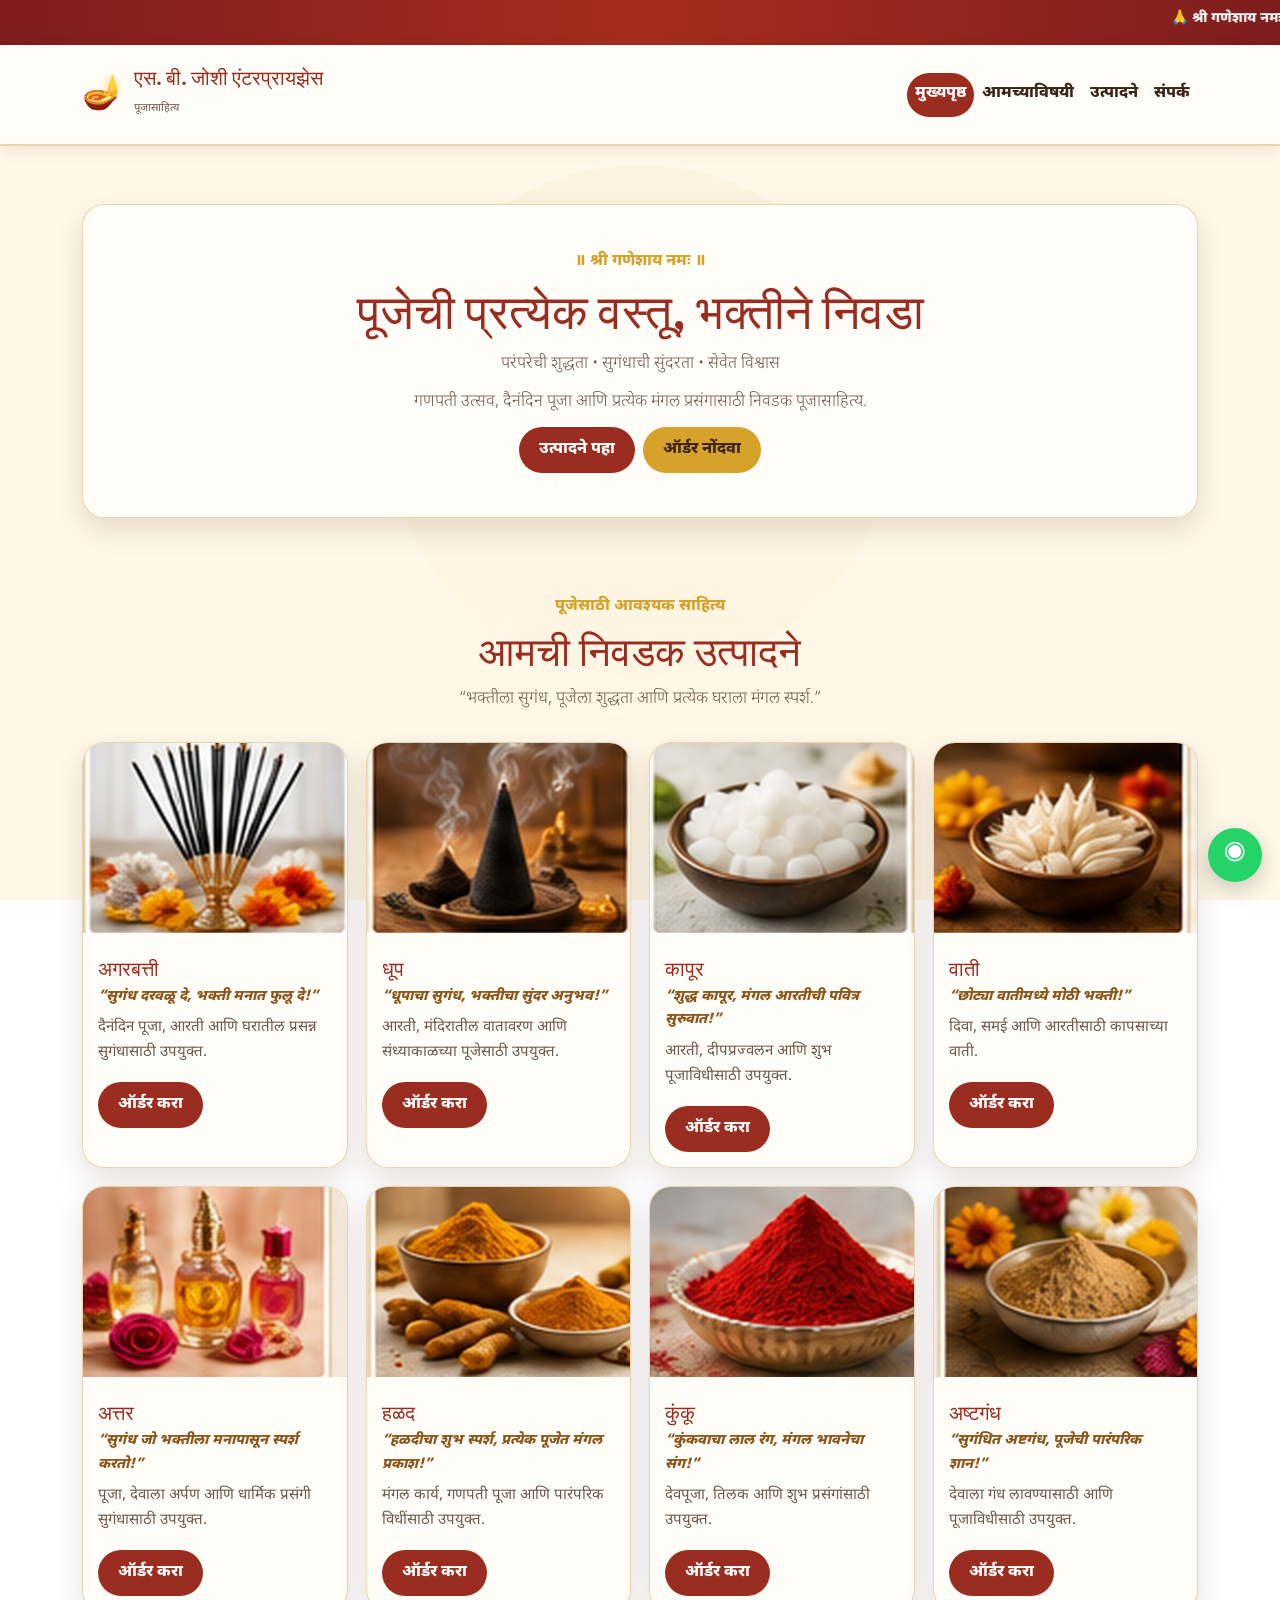
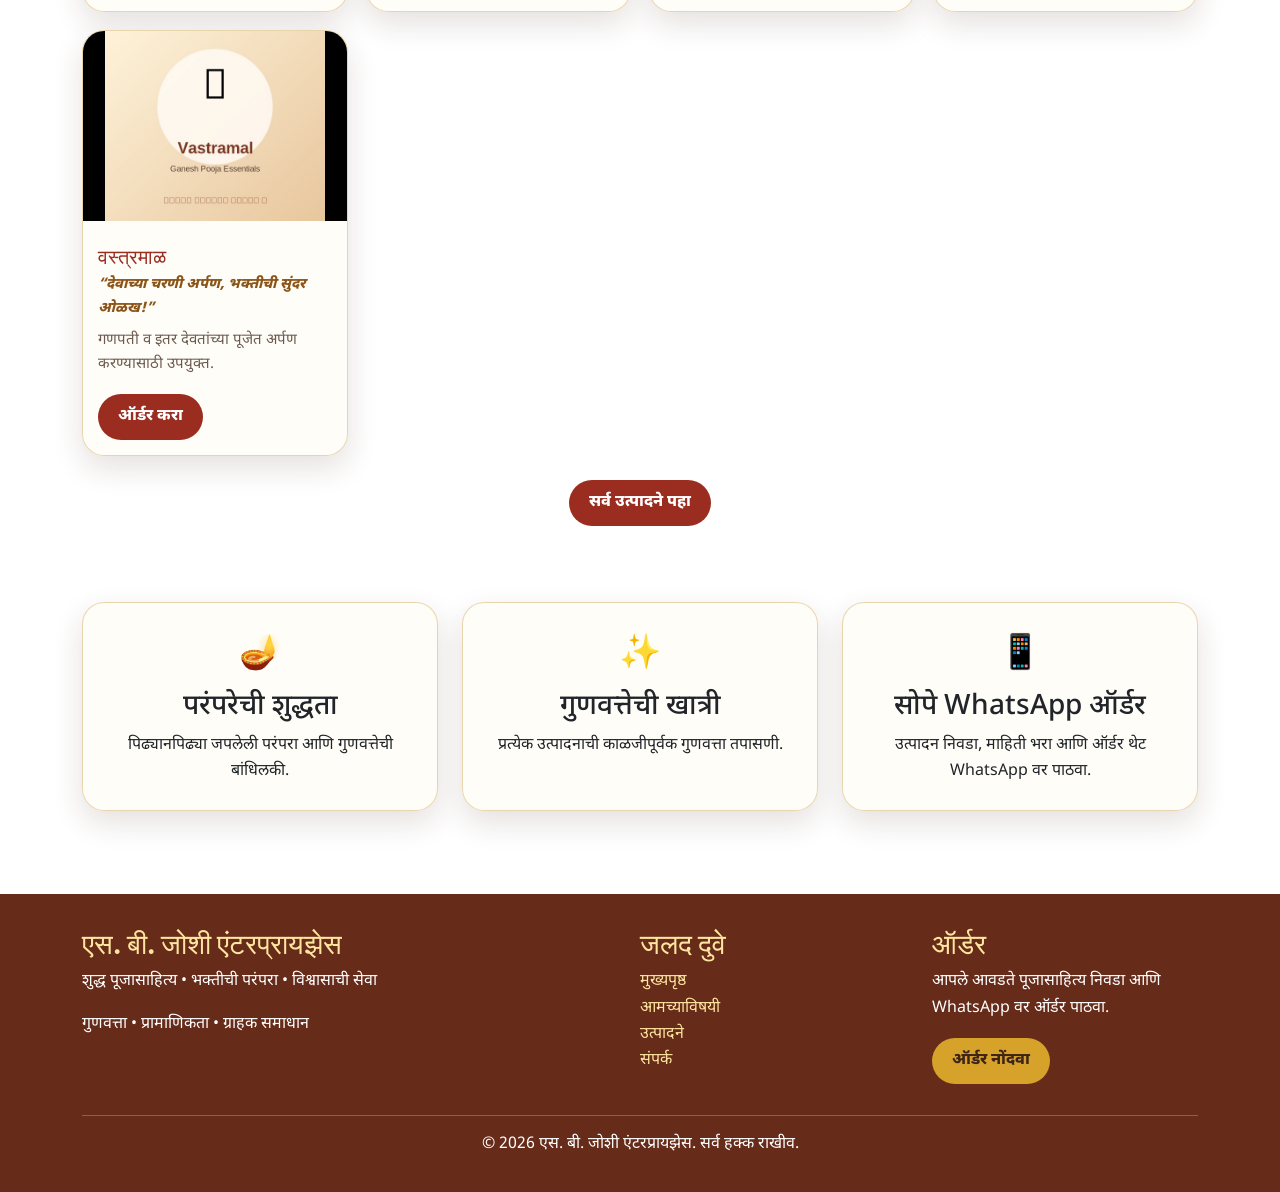
<file: index.html>
<!doctype html><html lang="mr"><head><meta charset="utf-8"><meta name="viewport" content="width=device-width, initial-scale=1"><meta name="description" content="एस. बी. जोशी एंटरप्रायझेस - पूजेचे साहित्य"><title>मुख्यपृष्ठ | एस. बी. जोशी एंटरप्रायझेस</title><link href="https://cdn.jsdelivr.net/npm/bootstrap@5.3.3/dist/css/bootstrap.min.css" rel="stylesheet"><script defer src="https://cdn.jsdelivr.net/npm/bootstrap@5.3.3/dist/js/bootstrap.bundle.min.js"></script><link rel="stylesheet" href="./css/style.css"></head><body><div class="site-marquee"><marquee behavior="scroll" direction="left" scrollamount="5">🙏 श्री गणेशाय नमः • शुद्ध पूजासाहित्य • भक्तीची परंपरा • विश्वासाची सेवा • आजच आपल्या पूजेचे साहित्य निवडा 🙏</marquee></div><nav class="navbar navbar-expand-lg sticky-top"><div class="container py-2"><a class="navbar-brand brand" href="index.html"><span class="brand-icon">🪔</span><span><h1>एस. बी. जोशी एंटरप्रायझेस</h1><small>पूजासाहित्य</small></span></a><button class="navbar-toggler" type="button" data-bs-toggle="collapse" data-bs-target="#mainNav" aria-controls="mainNav" aria-expanded="false" aria-label="मेनू"><span class="navbar-toggler-icon"></span></button><div class="collapse navbar-collapse" id="mainNav"><div class="navbar-nav ms-auto align-items-lg-center"><a class="nav-link" href="index.html">मुख्यपृष्ठ</a><a class="nav-link" href="about.html">आमच्याविषयी</a><a class="nav-link" href="products.html">उत्पादने</a><a class="nav-link" href="contact.html">संपर्क</a></div></div></div></nav><main><section class="hero"><div class="container"><div class="hero-card"><div class="sanskrit">॥ श्री गणेशाय नमः ॥</div><h2>पूजेची प्रत्येक वस्तू, भक्तीने निवडा</h2><p class="lead">परंपरेची शुद्धता • सुगंधाची सुंदरता • सेवेत विश्वास</p><p class="lead">गणपती उत्सव, दैनंदिन पूजा आणि प्रत्येक मंगल प्रसंगासाठी निवडक पूजासाहित्य.</p><a class="btn btn-brand me-2" href="products.html">उत्पादने पहा</a><a class="btn btn-gold" href="booking.html">ऑर्डर नोंदवा</a></div></div></section><section><div class="container"><div class="section-title"><div class="sanskrit">पूजेसाठी आवश्यक साहित्य</div><h2>आमची निवडक उत्पादने</h2><p class="lead">“भक्तीला सुगंध, पूजेला शुद्धता आणि प्रत्येक घराला मंगल स्पर्श.”</p></div><div class="home-product-grid"><div class="card product-card"><img class="product-img" src="./images/agarbatti.jpg" alt="अगरबत्ती" loading="lazy"><div class="product-body"><h3>अगरबत्ती</h3><p class="slogan">“सुगंध दरवळू दे, भक्ती मनात फुलू दे!”</p><p class="use">दैनंदिन पूजा, आरती आणि घरातील प्रसन्न सुगंधासाठी उपयुक्त.</p><a class="btn btn-brand" href="booking.html?product=Agarbatti">ऑर्डर करा</a></div></div><div class="card product-card"><img class="product-img" src="./images/dhup.jpg" alt="धूप" loading="lazy"><div class="product-body"><h3>धूप</h3><p class="slogan">“धूपाचा सुगंध, भक्तीचा सुंदर अनुभव!”</p><p class="use">आरती, मंदिरातील वातावरण आणि संध्याकाळच्या पूजेसाठी उपयुक्त.</p><a class="btn btn-brand" href="booking.html?product=Dhup">ऑर्डर करा</a></div></div><div class="card product-card"><img class="product-img" src="./images/kapoor.jpg" alt="कापूर" loading="lazy"><div class="product-body"><h3>कापूर</h3><p class="slogan">“शुद्ध कापूर, मंगल आरतीची पवित्र सुरुवात!”</p><p class="use">आरती, दीपप्रज्वलन आणि शुभ पूजाविधीसाठी उपयुक्त.</p><a class="btn btn-brand" href="booking.html?product=Kapoor">ऑर्डर करा</a></div></div><div class="card product-card"><img class="product-img" src="./images/wati.jpg" alt="वाती" loading="lazy"><div class="product-body"><h3>वाती</h3><p class="slogan">“छोट्या वातीमध्ये मोठी भक्ती!”</p><p class="use">दिवा, समई आणि आरतीसाठी कापसाच्या वाती.</p><a class="btn btn-brand" href="booking.html?product=Wati">ऑर्डर करा</a></div></div><div class="card product-card"><img class="product-img" src="./images/attar.jpg" alt="अत्तर" loading="lazy"><div class="product-body"><h3>अत्तर</h3><p class="slogan">“सुगंध जो भक्तीला मनापासून स्पर्श करतो!”</p><p class="use">पूजा, देवाला अर्पण आणि धार्मिक प्रसंगी सुगंधासाठी उपयुक्त.</p><a class="btn btn-brand" href="booking.html?product=Attar">ऑर्डर करा</a></div></div><div class="card product-card"><img class="product-img" src="./images/halad.jpg" alt="हळद" loading="lazy"><div class="product-body"><h3>हळद</h3><p class="slogan">“हळदीचा शुभ स्पर्श, प्रत्येक पूजेत मंगल प्रकाश!”</p><p class="use">मंगल कार्य, गणपती पूजा आणि पारंपरिक विधींसाठी उपयुक्त.</p><a class="btn btn-brand" href="booking.html?product=Halad">ऑर्डर करा</a></div></div><div class="card product-card"><img class="product-img" src="./images/kunku.jpg" alt="कुंकू" loading="lazy"><div class="product-body"><h3>कुंकू</h3><p class="slogan">“कुंकवाचा लाल रंग, मंगल भावनेचा संग!”</p><p class="use">देवपूजा, तिलक आणि शुभ प्रसंगांसाठी उपयुक्त.</p><a class="btn btn-brand" href="booking.html?product=Kunku">ऑर्डर करा</a></div></div><div class="card product-card"><img class="product-img" src="./images/ashtgandh.jpg" alt="अष्टगंध" loading="lazy"><div class="product-body"><h3>अष्टगंध</h3><p class="slogan">“सुगंधित अष्टगंध, पूजेची पारंपरिक शान!”</p><p class="use">देवाला गंध लावण्यासाठी आणि पूजाविधीसाठी उपयुक्त.</p><a class="btn btn-brand" href="booking.html?product=Ashtgandha">ऑर्डर करा</a></div></div><div class="card product-card"><img class="product-img" src="./images/vastramal.jpg" alt="वस्त्रमाळ" loading="lazy"><div class="product-body"><h3>वस्त्रमाळ</h3><p class="slogan">“देवाच्या चरणी अर्पण, भक्तीची सुंदर ओळख!”</p><p class="use">गणपती व इतर देवतांच्या पूजेत अर्पण करण्यासाठी उपयुक्त.</p><a class="btn btn-brand" href="booking.html?product=Vastramal">ऑर्डर करा</a></div></div></div><div class="text-center mt-4"><a class="btn btn-brand" href="products.html">सर्व उत्पादने पहा</a></div></div></section><section><div class="container"><div class="row g-4"><div class="col-md-4"><div class="card h-100 p-4 text-center"><div class="feature-icon">🪔</div><h3 class="mt-2">परंपरेची शुद्धता</h3><p class="muted mb-0">पिढ्यानपिढ्या जपलेली परंपरा आणि गुणवत्तेची बांधिलकी.</p></div></div><div class="col-md-4"><div class="card h-100 p-4 text-center"><div class="feature-icon">✨</div><h3 class="mt-2">गुणवत्तेची खात्री</h3><p class="muted mb-0">प्रत्येक उत्पादनाची काळजीपूर्वक गुणवत्ता तपासणी.</p></div></div><div class="col-md-4"><div class="card h-100 p-4 text-center"><div class="feature-icon">📱</div><h3 class="mt-2">सोपे WhatsApp ऑर्डर</h3><p class="muted mb-0">उत्पादन निवडा, माहिती भरा आणि ऑर्डर थेट WhatsApp वर पाठवा.</p></div></div></div></div></section></main><footer><div class="container"><div class="footer-grid"><div><h3>एस. बी. जोशी एंटरप्रायझेस</h3><p>शुद्ध पूजासाहित्य • भक्तीची परंपरा • विश्वासाची सेवा</p><p class="mb-0">गुणवत्ता • प्रामाणिकता • ग्राहक समाधान</p></div><div><h3>जलद दुवे</h3><p><a href="index.html">मुख्यपृष्ठ</a><br><a href="about.html">आमच्याविषयी</a><br><a href="products.html">उत्पादने</a><br><a href="contact.html">संपर्क</a></p></div><div><h3>ऑर्डर</h3><p>आपले आवडते पूजासाहित्य निवडा आणि WhatsApp वर ऑर्डर पाठवा.</p><a class="btn btn-gold" href="booking.html">ऑर्डर नोंदवा</a></div></div><div class="text-center mt-4 pt-3 border-top border-light border-opacity-25">© 2026 एस. बी. जोशी एंटरप्रायझेस. सर्व हक्क राखीव.</div></div></footer><a class="whatsapp-float" href="https://wa.me/918856874068" target="_blank" rel="noopener" aria-label="WhatsApp">◉</a><script src="./js/script.js"></script></body></html>
</file>
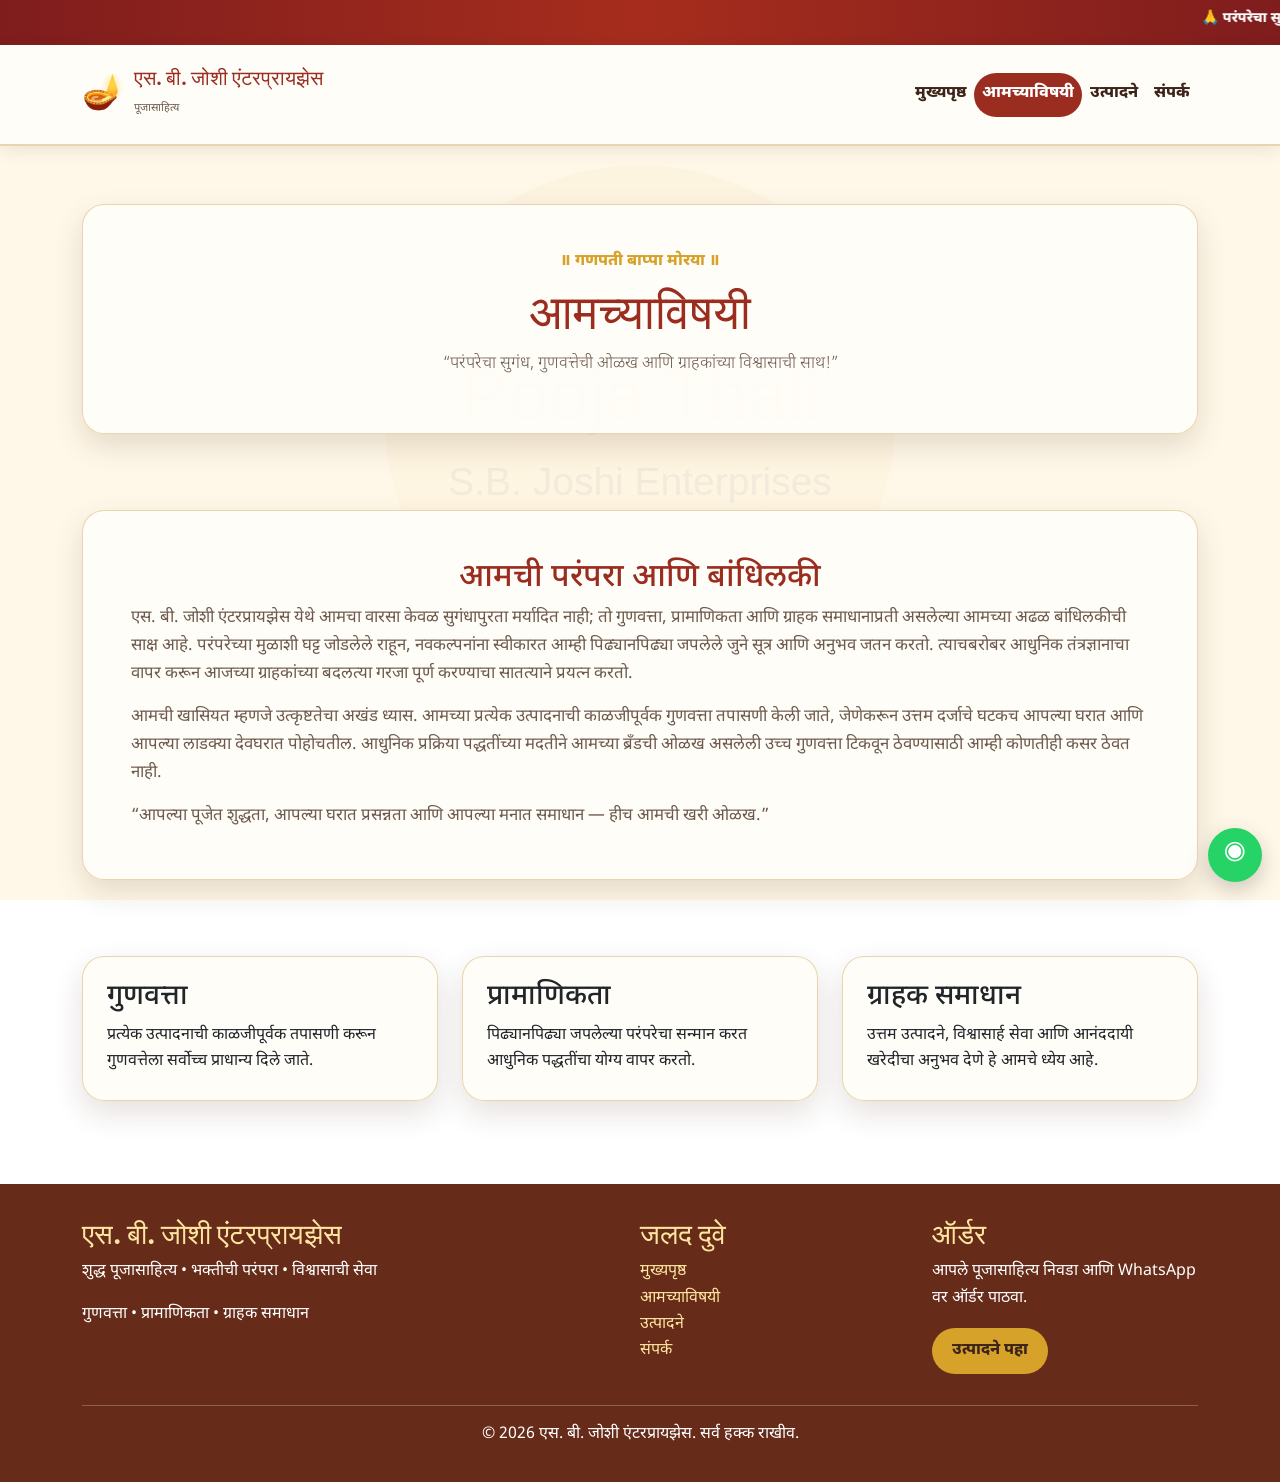
<file: about.html>
<!doctype html><html lang="mr"><head><meta charset="utf-8"><meta name="viewport" content="width=device-width, initial-scale=1"><meta name="description" content="एस. बी. जोशी एंटरप्रायझेसची गुणवत्ता, प्रामाणिकता आणि ग्राहक समाधानाची परंपरा."><title>आमच्याविषयी | एस. बी. जोशी एंटरप्रायझेस</title><link href="https://cdn.jsdelivr.net/npm/bootstrap@5.3.3/dist/css/bootstrap.min.css" rel="stylesheet"><script defer src="https://cdn.jsdelivr.net/npm/bootstrap@5.3.3/dist/js/bootstrap.bundle.min.js"></script><link rel="stylesheet" href="./css/style.css"></head><body><div class="site-marquee"><marquee behavior="scroll" direction="left" scrollamount="5">🙏 परंपरेचा सुगंध • गुणवत्तेची बांधिलकी • ग्राहकांचा विश्वास • भक्तीची सुंदर सेवा 🙏</marquee></div><nav class="navbar navbar-expand-lg sticky-top"><div class="container py-2"><a class="navbar-brand brand" href="index.html"><span class="brand-icon">🪔</span><span><h1>एस. बी. जोशी एंटरप्रायझेस</h1><small>पूजासाहित्य</small></span></a><button class="navbar-toggler" type="button" data-bs-toggle="collapse" data-bs-target="#mainNav" aria-controls="mainNav" aria-expanded="false" aria-label="मेनू"><span class="navbar-toggler-icon"></span></button><div class="collapse navbar-collapse" id="mainNav"><div class="navbar-nav ms-auto align-items-lg-center"><a class="nav-link" href="index.html">मुख्यपृष्ठ</a><a class="nav-link" href="about.html">आमच्याविषयी</a><a class="nav-link" href="products.html">उत्पादने</a><a class="nav-link" href="contact.html">संपर्क</a></div></div></div></nav><main><section class="hero"><div class="container"><div class="hero-card"><div class="sanskrit">॥ गणपती बाप्पा मोरया ॥</div><h2>आमच्याविषयी</h2><p class="lead">“परंपरेचा सुगंध, गुणवत्तेची ओळख आणि ग्राहकांच्या विश्वासाची साथ!”</p></div></div></section><section><div class="container"><div class="card p-4 p-md-5"><h2 class="text-center" style="color:var(--accent)">आमची परंपरा आणि बांधिलकी</h2><p class="about-copy">एस. बी. जोशी एंटरप्रायझेस येथे आमचा वारसा केवळ सुगंधापुरता मर्यादित नाही; तो गुणवत्ता, प्रामाणिकता आणि ग्राहक समाधानाप्रती असलेल्या आमच्या अढळ बांधिलकीची साक्ष आहे. परंपरेच्या मुळाशी घट्ट जोडलेले राहून, नवकल्पनांना स्वीकारत आम्ही पिढ्यानपिढ्या जपलेले जुने सूत्र आणि अनुभव जतन करतो. त्याचबरोबर आधुनिक तंत्रज्ञानाचा वापर करून आजच्या ग्राहकांच्या बदलत्या गरजा पूर्ण करण्याचा सातत्याने प्रयत्न करतो.</p><p class="about-copy">आमची खासियत म्हणजे उत्कृष्टतेचा अखंड ध्यास. आमच्या प्रत्येक उत्पादनाची काळजीपूर्वक गुणवत्ता तपासणी केली जाते, जेणेकरून उत्तम दर्जाचे घटकच आपल्या घरात आणि आपल्या लाडक्या देवघरात पोहोचतील. आधुनिक प्रक्रिया पद्धतींच्या मदतीने आमच्या ब्रँडची ओळख असलेली उच्च गुणवत्ता टिकवून ठेवण्यासाठी आम्ही कोणतीही कसर ठेवत नाही.</p><p class="about-copy mb-0">“आपल्या पूजेत शुद्धता, आपल्या घरात प्रसन्नता आणि आपल्या मनात समाधान — हीच आमची खरी ओळख.”</p></div></div></section><section><div class="container"><div class="row g-4"><div class="col-md-4"><div class="card h-100 p-4"><h3>गुणवत्ता</h3><p class="muted mb-0">प्रत्येक उत्पादनाची काळजीपूर्वक तपासणी करून गुणवत्तेला सर्वोच्च प्राधान्य दिले जाते.</p></div></div><div class="col-md-4"><div class="card h-100 p-4"><h3>प्रामाणिकता</h3><p class="muted mb-0">पिढ्यानपिढ्या जपलेल्या परंपरेचा सन्मान करत आधुनिक पद्धतींचा योग्य वापर करतो.</p></div></div><div class="col-md-4"><div class="card h-100 p-4"><h3>ग्राहक समाधान</h3><p class="muted mb-0">उत्तम उत्पादने, विश्वासार्ह सेवा आणि आनंददायी खरेदीचा अनुभव देणे हे आमचे ध्येय आहे.</p></div></div></div></div></section></main><footer><div class="container"><div class="footer-grid"><div><h3>एस. बी. जोशी एंटरप्रायझेस</h3><p>शुद्ध पूजासाहित्य • भक्तीची परंपरा • विश्वासाची सेवा</p><p class="mb-0">गुणवत्ता • प्रामाणिकता • ग्राहक समाधान</p></div><div><h3>जलद दुवे</h3><p><a href="index.html">मुख्यपृष्ठ</a><br><a href="about.html">आमच्याविषयी</a><br><a href="products.html">उत्पादने</a><br><a href="contact.html">संपर्क</a></p></div><div><h3>ऑर्डर</h3><p>आपले पूजासाहित्य निवडा आणि WhatsApp वर ऑर्डर पाठवा.</p><a class="btn btn-gold" href="products.html">उत्पादने पहा</a></div></div><div class="text-center mt-4 pt-3 border-top border-light border-opacity-25">© 2026 एस. बी. जोशी एंटरप्रायझेस. सर्व हक्क राखीव.</div></div></footer><a class="whatsapp-float" href="https://wa.me/918856874068" target="_blank" rel="noopener" aria-label="WhatsApp">◉</a><script src="./js/script.js"></script></body></html>
</file>
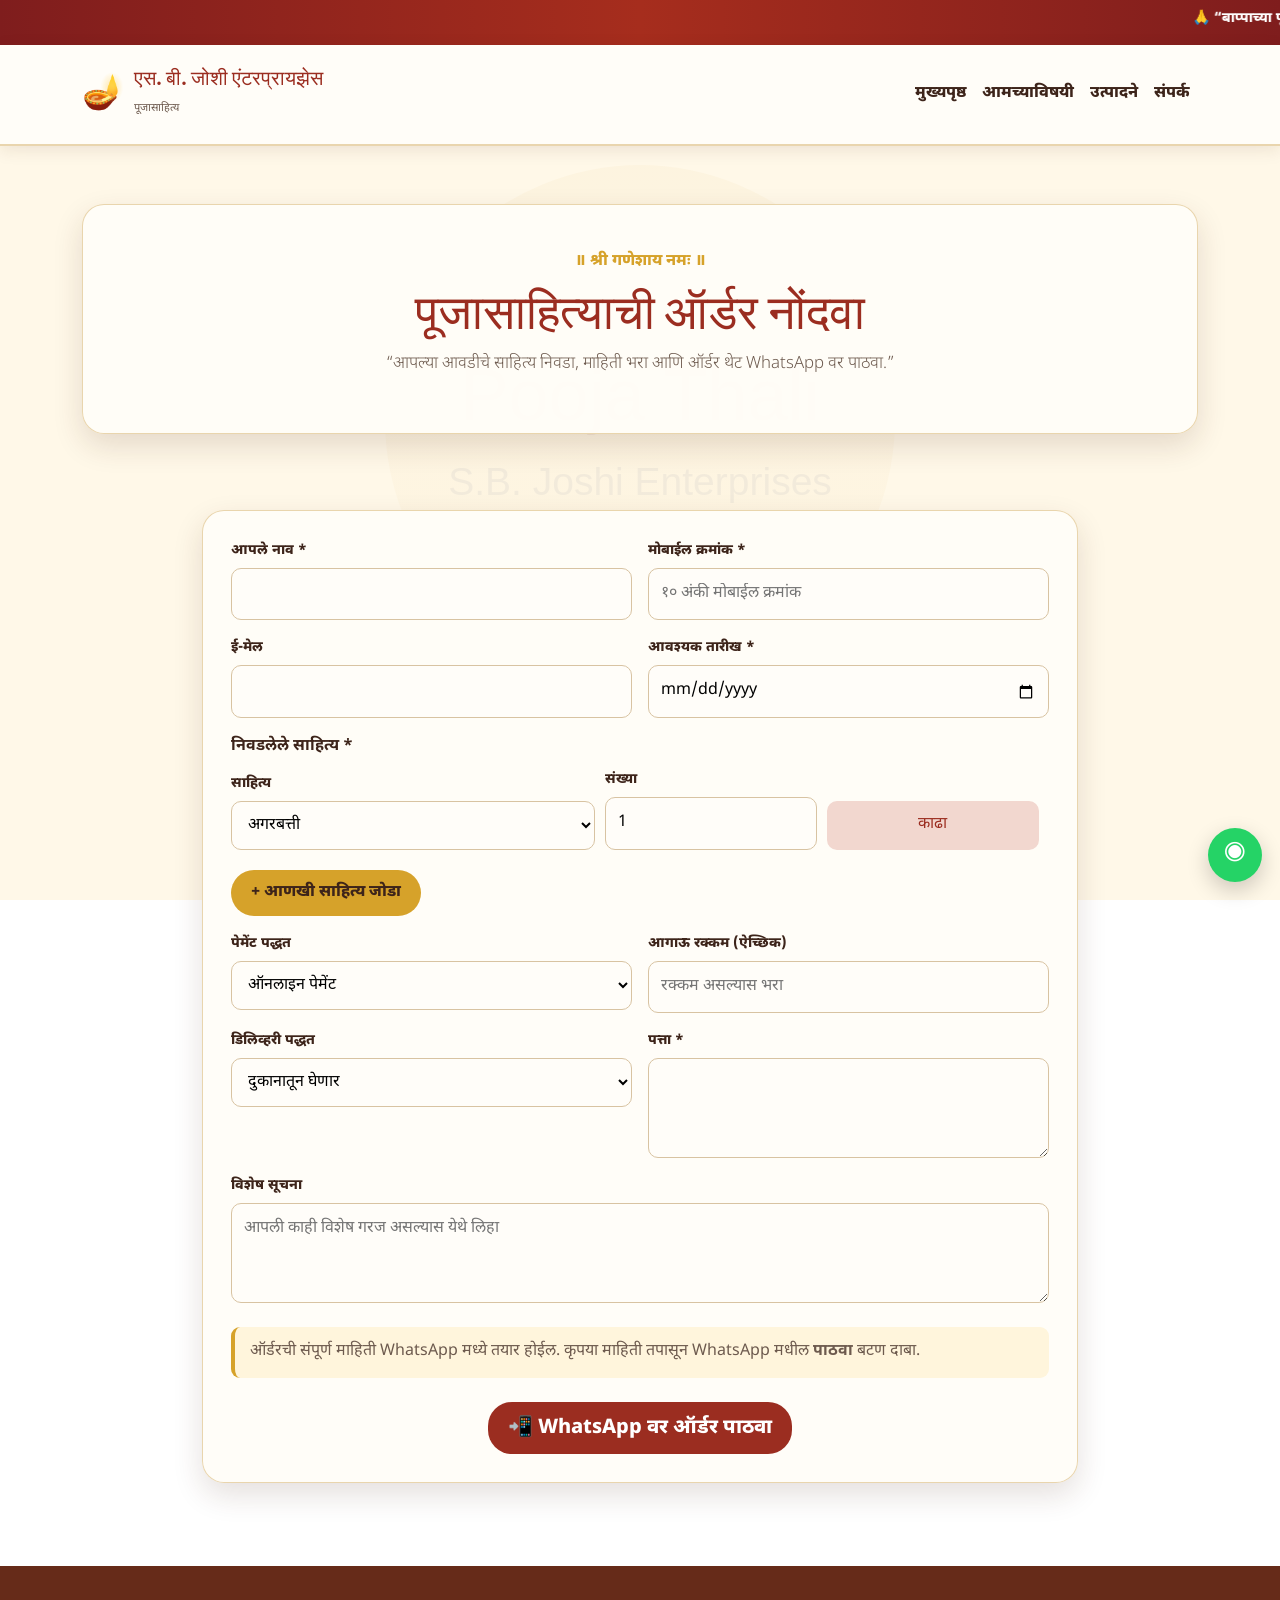
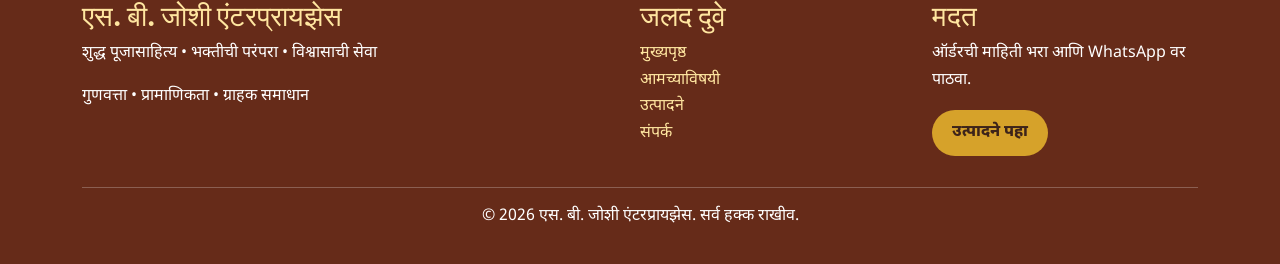
<file: booking.html>
<!doctype html><html lang="mr"><head><meta charset="utf-8"><meta name="viewport" content="width=device-width, initial-scale=1"><meta name="description" content="एस. बी. जोशी एंटरप्रायझेस पूजासाहित्य ऑर्डर."><title>ऑर्डर नोंदणी | एस. बी. जोशी एंटरप्रायझेस</title><link href="https://cdn.jsdelivr.net/npm/bootstrap@5.3.3/dist/css/bootstrap.min.css" rel="stylesheet"><script defer src="https://cdn.jsdelivr.net/npm/bootstrap@5.3.3/dist/js/bootstrap.bundle.min.js"></script><link rel="stylesheet" href="./css/style.css"></head><body><div class="site-marquee"><marquee behavior="scroll" direction="left" scrollamount="5">🙏 “बाप्पाच्या पूजेसाठी साहित्य निवडा, भक्तीने ऑर्डर नोंदवा!” • तुमची भक्ती, आमची सेवा 🙏</marquee></div><nav class="navbar navbar-expand-lg sticky-top"><div class="container py-2"><a class="navbar-brand brand" href="index.html"><span class="brand-icon">🪔</span><span><h1>एस. बी. जोशी एंटरप्रायझेस</h1><small>पूजासाहित्य</small></span></a><button class="navbar-toggler" type="button" data-bs-toggle="collapse" data-bs-target="#mainNav" aria-controls="mainNav" aria-expanded="false" aria-label="मेनू"><span class="navbar-toggler-icon"></span></button><div class="collapse navbar-collapse" id="mainNav"><div class="navbar-nav ms-auto align-items-lg-center"><a class="nav-link" href="index.html">मुख्यपृष्ठ</a><a class="nav-link" href="about.html">आमच्याविषयी</a><a class="nav-link" href="products.html">उत्पादने</a><a class="nav-link" href="contact.html">संपर्क</a></div></div></div></nav><main><section class="hero"><div class="container"><div class="hero-card"><div class="sanskrit">॥ श्री गणेशाय नमः ॥</div><h2>पूजासाहित्याची ऑर्डर नोंदवा</h2><p class="lead">“आपल्या आवडीचे साहित्य निवडा, माहिती भरा आणि ऑर्डर थेट WhatsApp वर पाठवा.”</p></div></div></section><section><div class="container form-wrap"><form id="bookingForm"><div class="row g-3"><div class="col-md-6"><div class="field"><label for="name">आपले नाव *</label><input id="name" name="name" required></div></div><div class="col-md-6"><div class="field"><label for="mobile">मोबाईल क्रमांक *</label><input id="mobile" name="mobile" required inputmode="numeric" pattern="[0-9]{10}" maxlength="10" placeholder="१० अंकी मोबाईल क्रमांक"></div></div><div class="col-md-6"><div class="field"><label for="email">ई-मेल</label><input id="email" name="email" type="email"></div></div><div class="col-md-6"><div class="field"><label for="date">आवश्यक तारीख *</label><input id="date" name="date" type="date" required></div></div><div class="col-12"><label class="fw-bold">निवडलेले साहित्य *</label><div id="productRows" class="mt-2"><div class="product-row"><div class="field"><label>साहित्य</label><select name="product[]" required><option value="Agarbatti">अगरबत्ती</option><option value="Dhup">धूप</option><option value="Kapoor">कापूर</option><option value="Wati">वाती</option><option value="Attar">अत्तर</option><option value="Halad">हळद</option><option value="Kunku">कुंकू</option><option value="Ashtgandha">अष्टगंध</option><option value="Vastramal">वस्त्रमाळ</option></select></div><div class="field"><label>संख्या</label><input name="quantity[]" type="number" min="1" value="1" required></div><button type="button" class="remove-product">काढा</button></div></div><button type="button" class="btn btn-gold mt-2" id="addProduct">+ आणखी साहित्य जोडा</button></div><div class="col-md-6"><div class="field"><label>पेमेंट पद्धत</label><select name="payment"><option>ऑनलाइन पेमेंट</option><option>पेमेंट बाकी</option></select></div></div><div class="col-md-6"><div class="field"><label>आगाऊ रक्कम (ऐच्छिक)</label><input name="advance" type="number" min="0" placeholder="रक्कम असल्यास भरा"></div></div><div class="col-md-6"><div class="field"><label>डिलिव्हरी पद्धत</label><select name="delivery"><option>दुकानातून घेणार</option><option>घरपोच डिलिव्हरी</option></select></div></div><div class="col-md-6"><div class="field"><label>पत्ता *</label><textarea name="address" required></textarea></div></div><div class="col-12"><div class="field"><label>विशेष सूचना</label><textarea name="note" placeholder="आपली काही विशेष गरज असल्यास येथे लिहा"></textarea></div></div></div><div class="note my-4">ऑर्डरची संपूर्ण माहिती WhatsApp मध्ये तयार होईल. कृपया माहिती तपासून WhatsApp मधील <strong>पाठवा</strong> बटण दाबा.</div><div class="text-center"><button class="btn btn-brand btn-lg" type="submit">📲 WhatsApp वर ऑर्डर पाठवा</button></div></form></div></section></main><footer><div class="container"><div class="footer-grid"><div><h3>एस. बी. जोशी एंटरप्रायझेस</h3><p>शुद्ध पूजासाहित्य • भक्तीची परंपरा • विश्वासाची सेवा</p><p class="mb-0">गुणवत्ता • प्रामाणिकता • ग्राहक समाधान</p></div><div><h3>जलद दुवे</h3><p><a href="index.html">मुख्यपृष्ठ</a><br><a href="about.html">आमच्याविषयी</a><br><a href="products.html">उत्पादने</a><br><a href="contact.html">संपर्क</a></p></div><div><h3>मदत</h3><p>ऑर्डरची माहिती भरा आणि WhatsApp वर पाठवा.</p><a class="btn btn-gold" href="products.html">उत्पादने पहा</a></div></div><div class="text-center mt-4 pt-3 border-top border-light border-opacity-25">© 2026 एस. बी. जोशी एंटरप्रायझेस. सर्व हक्क राखीव.</div></div></footer><a class="whatsapp-float" href="https://wa.me/918856874068" target="_blank" rel="noopener" aria-label="WhatsApp">◉</a><script src="./js/script.js"></script></body></html>
</file>
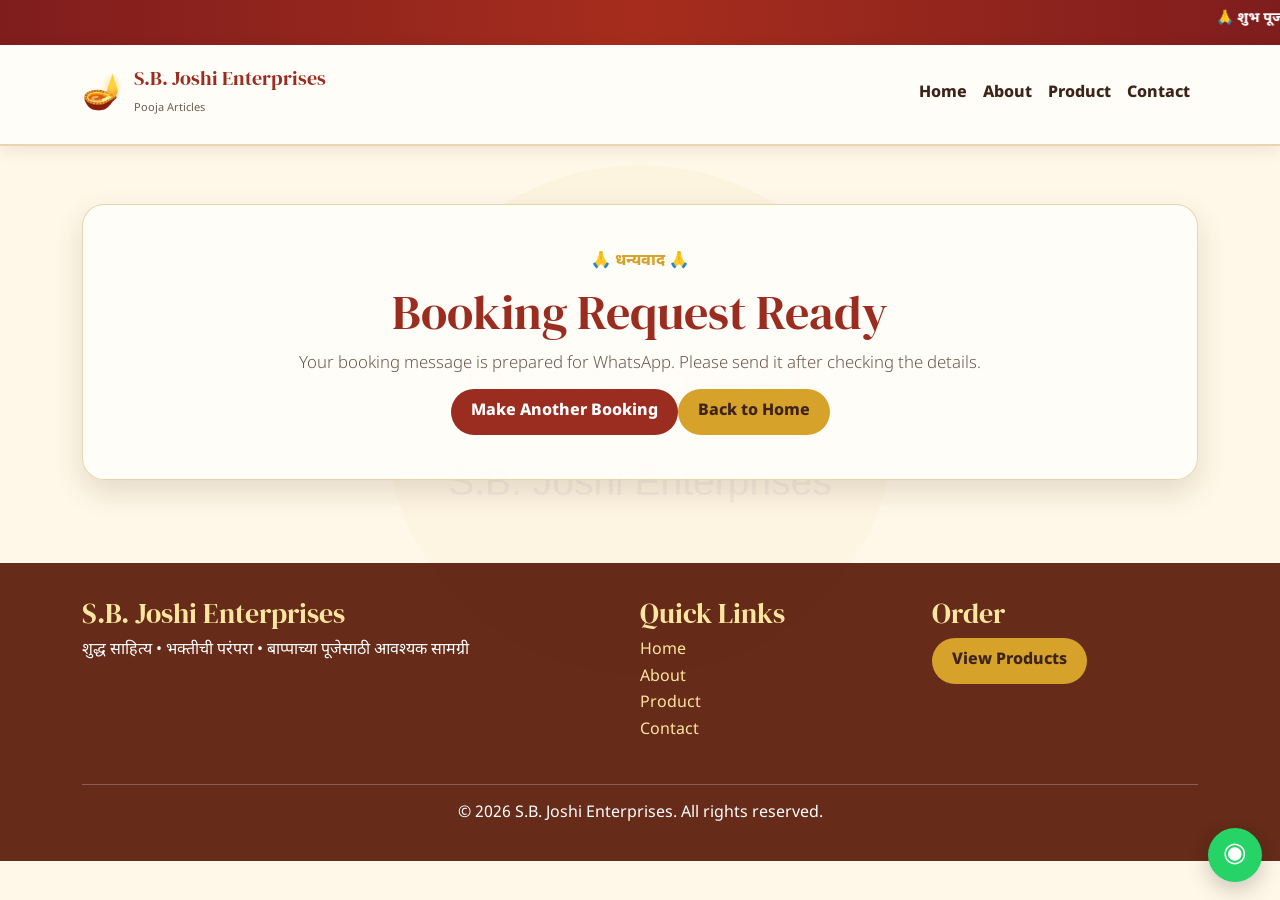
<file: confirmation.html>
<!doctype html><html lang="en"><head><meta charset="utf-8"><meta name="viewport" content="width=device-width, initial-scale=1"><meta name="description" content="Booking confirmation for S.B. Joshi Enterprises."><title>Booking Confirmation | S.B. Joshi Enterprises</title><link href="https://cdn.jsdelivr.net/npm/bootstrap@5.3.3/dist/css/bootstrap.min.css" rel="stylesheet"><script defer src="https://cdn.jsdelivr.net/npm/bootstrap@5.3.3/dist/js/bootstrap.bundle.min.js"></script><link rel="stylesheet" href="./css/style.css"></head><body><div class="site-marquee"><marquee behavior="scroll" direction="left" scrollamount="5">🙏 शुभ पूजन • शुद्ध साहित्य • भक्तीची परंपरा • S.B. Joshi Enterprises • आजच आपल्या पूजेचे साहित्य बुक करा 🙏</marquee></div><nav class="navbar navbar-expand-lg sticky-top"><div class="container py-2"><a class="navbar-brand brand" href="index.html"><span class="brand-icon">🪔</span><span><h1>S.B. Joshi Enterprises</h1><small>Pooja Articles</small></span></a><button class="navbar-toggler" type="button" data-bs-toggle="collapse" data-bs-target="#mainNav" aria-controls="mainNav" aria-expanded="false" aria-label="Toggle navigation"><span class="navbar-toggler-icon"></span></button><div class="collapse navbar-collapse" id="mainNav"><div class="navbar-nav ms-auto align-items-lg-center"><a class="nav-link" href="index.html">Home</a><a class="nav-link" href="about.html">About</a><a class="nav-link" href="products.html">Product</a><a class="nav-link" href="contact.html">Contact</a></div></div></div></nav><main><section class="hero"><div class="container"><div class="hero-card"><div class="sanskrit">🙏 धन्यवाद 🙏</div><h2>Booking Request Ready</h2><p class="lead">Your booking message is prepared for WhatsApp. Please send it after checking the details.</p><a class="btn btn-brand" href="booking.html">Make Another Booking</a><a class="btn btn-gold" href="index.html">Back to Home</a></div></div></section></main><footer><div class="container"><div class="footer-grid"><div><h3>S.B. Joshi Enterprises</h3><p>शुद्ध साहित्य • भक्तीची परंपरा • बाप्पाच्या पूजेसाठी आवश्यक सामग्री</p></div><div><h3>Quick Links</h3><p><a href="index.html">Home</a><br><a href="about.html">About</a><br><a href="products.html">Product</a><br><a href="contact.html">Contact</a></p></div><div><h3>Order</h3><a class="btn btn-gold" href="products.html">View Products</a></div></div><div class="text-center mt-4 pt-3 border-top border-light border-opacity-25">© 2026 S.B. Joshi Enterprises. All rights reserved.</div></div></footer><a class="whatsapp-float" href="https://wa.me/918856874068" target="_blank" rel="noopener" aria-label="WhatsApp">◉</a><script src="./js/script.js"></script></body></html>
</file>
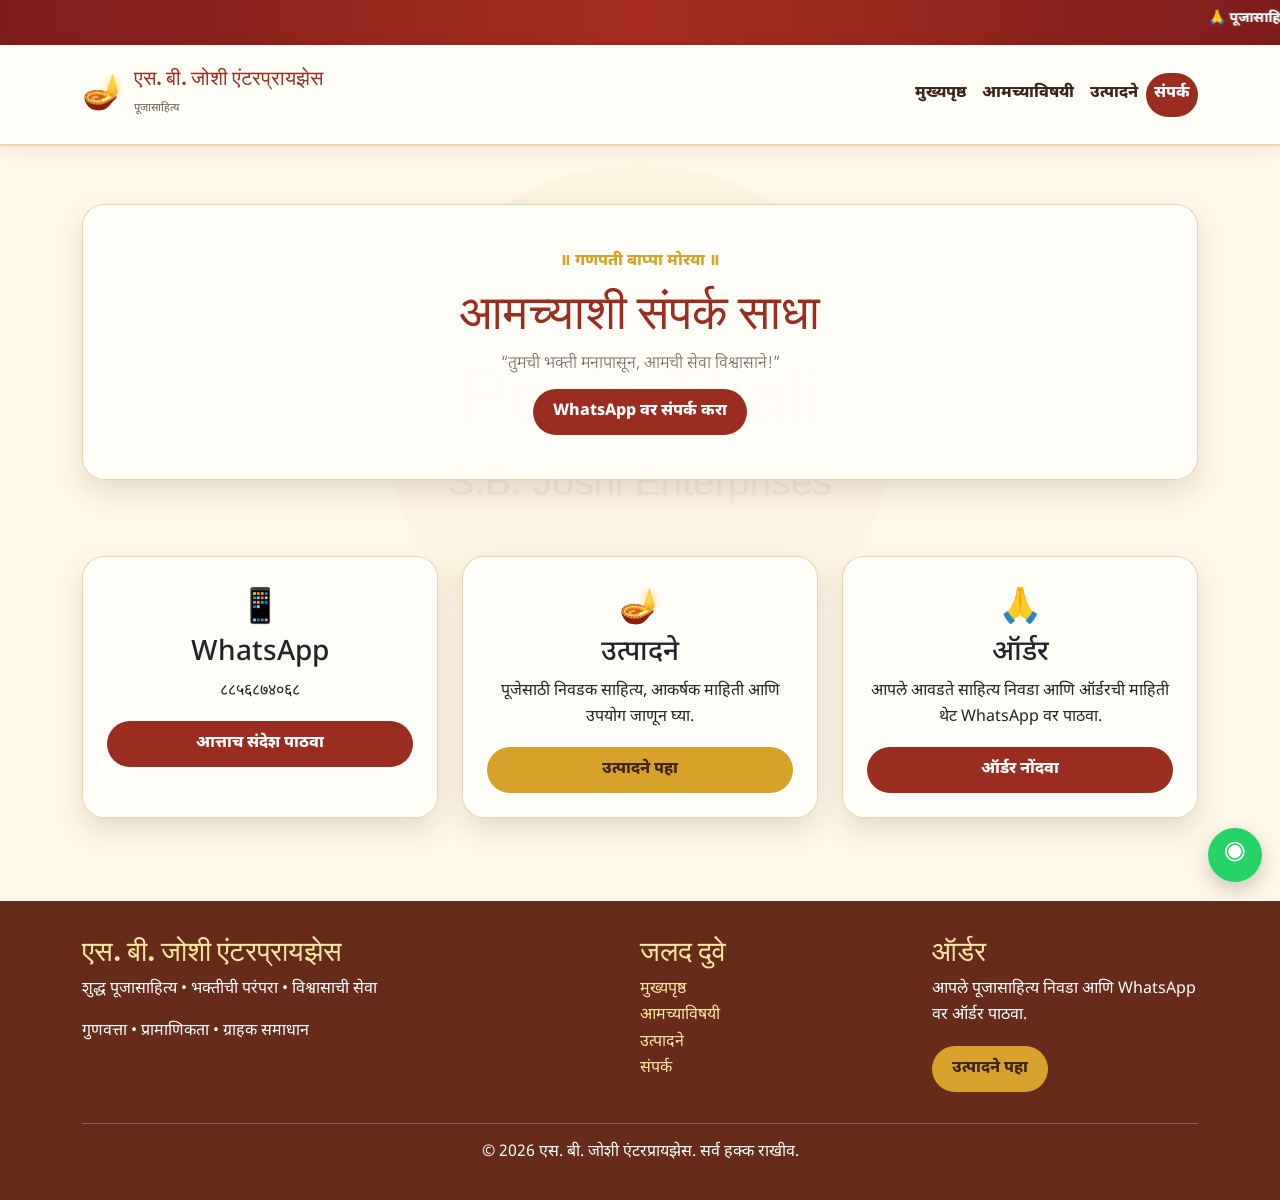
<file: contact.html>
<!doctype html><html lang="mr"><head><meta charset="utf-8"><meta name="viewport" content="width=device-width, initial-scale=1"><meta name="description" content="एस. बी. जोशी एंटरप्रायझेसशी संपर्क साधा."><title>संपर्क | एस. बी. जोशी एंटरप्रायझेस</title><link href="https://cdn.jsdelivr.net/npm/bootstrap@5.3.3/dist/css/bootstrap.min.css" rel="stylesheet"><script defer src="https://cdn.jsdelivr.net/npm/bootstrap@5.3.3/dist/js/bootstrap.bundle.min.js"></script><link rel="stylesheet" href="./css/style.css"></head><body><div class="site-marquee"><marquee behavior="scroll" direction="left" scrollamount="5">🙏 पूजासाहित्याची माहिती, ऑर्डर आणि सेवेसाठी आमच्याशी संपर्क साधा • तुमची भक्ती, आमची सेवा 🙏</marquee></div><nav class="navbar navbar-expand-lg sticky-top"><div class="container py-2"><a class="navbar-brand brand" href="index.html"><span class="brand-icon">🪔</span><span><h1>एस. बी. जोशी एंटरप्रायझेस</h1><small>पूजासाहित्य</small></span></a><button class="navbar-toggler" type="button" data-bs-toggle="collapse" data-bs-target="#mainNav" aria-controls="mainNav" aria-expanded="false" aria-label="मेनू"><span class="navbar-toggler-icon"></span></button><div class="collapse navbar-collapse" id="mainNav"><div class="navbar-nav ms-auto align-items-lg-center"><a class="nav-link" href="index.html">मुख्यपृष्ठ</a><a class="nav-link" href="about.html">आमच्याविषयी</a><a class="nav-link" href="products.html">उत्पादने</a><a class="nav-link" href="contact.html">संपर्क</a></div></div></div></nav><main><section class="hero"><div class="container"><div class="hero-card"><div class="sanskrit">॥ गणपती बाप्पा मोरया ॥</div><h2>आमच्याशी संपर्क साधा</h2><p class="lead">“तुमची भक्ती मनापासून, आमची सेवा विश्वासाने!”</p><a class="btn btn-brand" href="https://wa.me/918856874068" target="_blank" rel="noopener">WhatsApp वर संपर्क करा</a></div></div></section><section><div class="container"><div class="row g-4"><div class="col-md-4"><div class="card h-100 p-4 text-center"><div class="feature-icon">📱</div><h3>WhatsApp</h3><p class="muted">८८५६८७४०६८</p><a class="btn btn-brand" href="https://wa.me/918856874068" target="_blank" rel="noopener">आत्ताच संदेश पाठवा</a></div></div><div class="col-md-4"><div class="card h-100 p-4 text-center"><div class="feature-icon">🪔</div><h3>उत्पादने</h3><p class="muted">पूजेसाठी निवडक साहित्य, आकर्षक माहिती आणि उपयोग जाणून घ्या.</p><a class="btn btn-gold" href="products.html">उत्पादने पहा</a></div></div><div class="col-md-4"><div class="card h-100 p-4 text-center"><div class="feature-icon">🙏</div><h3>ऑर्डर</h3><p class="muted">आपले आवडते साहित्य निवडा आणि ऑर्डरची माहिती थेट WhatsApp वर पाठवा.</p><a class="btn btn-brand" href="booking.html">ऑर्डर नोंदवा</a></div></div></div></div></section></main><footer><div class="container"><div class="footer-grid"><div><h3>एस. बी. जोशी एंटरप्रायझेस</h3><p>शुद्ध पूजासाहित्य • भक्तीची परंपरा • विश्वासाची सेवा</p><p class="mb-0">गुणवत्ता • प्रामाणिकता • ग्राहक समाधान</p></div><div><h3>जलद दुवे</h3><p><a href="index.html">मुख्यपृष्ठ</a><br><a href="about.html">आमच्याविषयी</a><br><a href="products.html">उत्पादने</a><br><a href="contact.html">संपर्क</a></p></div><div><h3>ऑर्डर</h3><p>आपले पूजासाहित्य निवडा आणि WhatsApp वर ऑर्डर पाठवा.</p><a class="btn btn-gold" href="products.html">उत्पादने पहा</a></div></div><div class="text-center mt-4 pt-3 border-top border-light border-opacity-25">© 2026 एस. बी. जोशी एंटरप्रायझेस. सर्व हक्क राखीव.</div></div></footer><a class="whatsapp-float" href="https://wa.me/918856874068" target="_blank" rel="noopener" aria-label="WhatsApp">◉</a><script src="./js/script.js"></script></body></html>
</file>
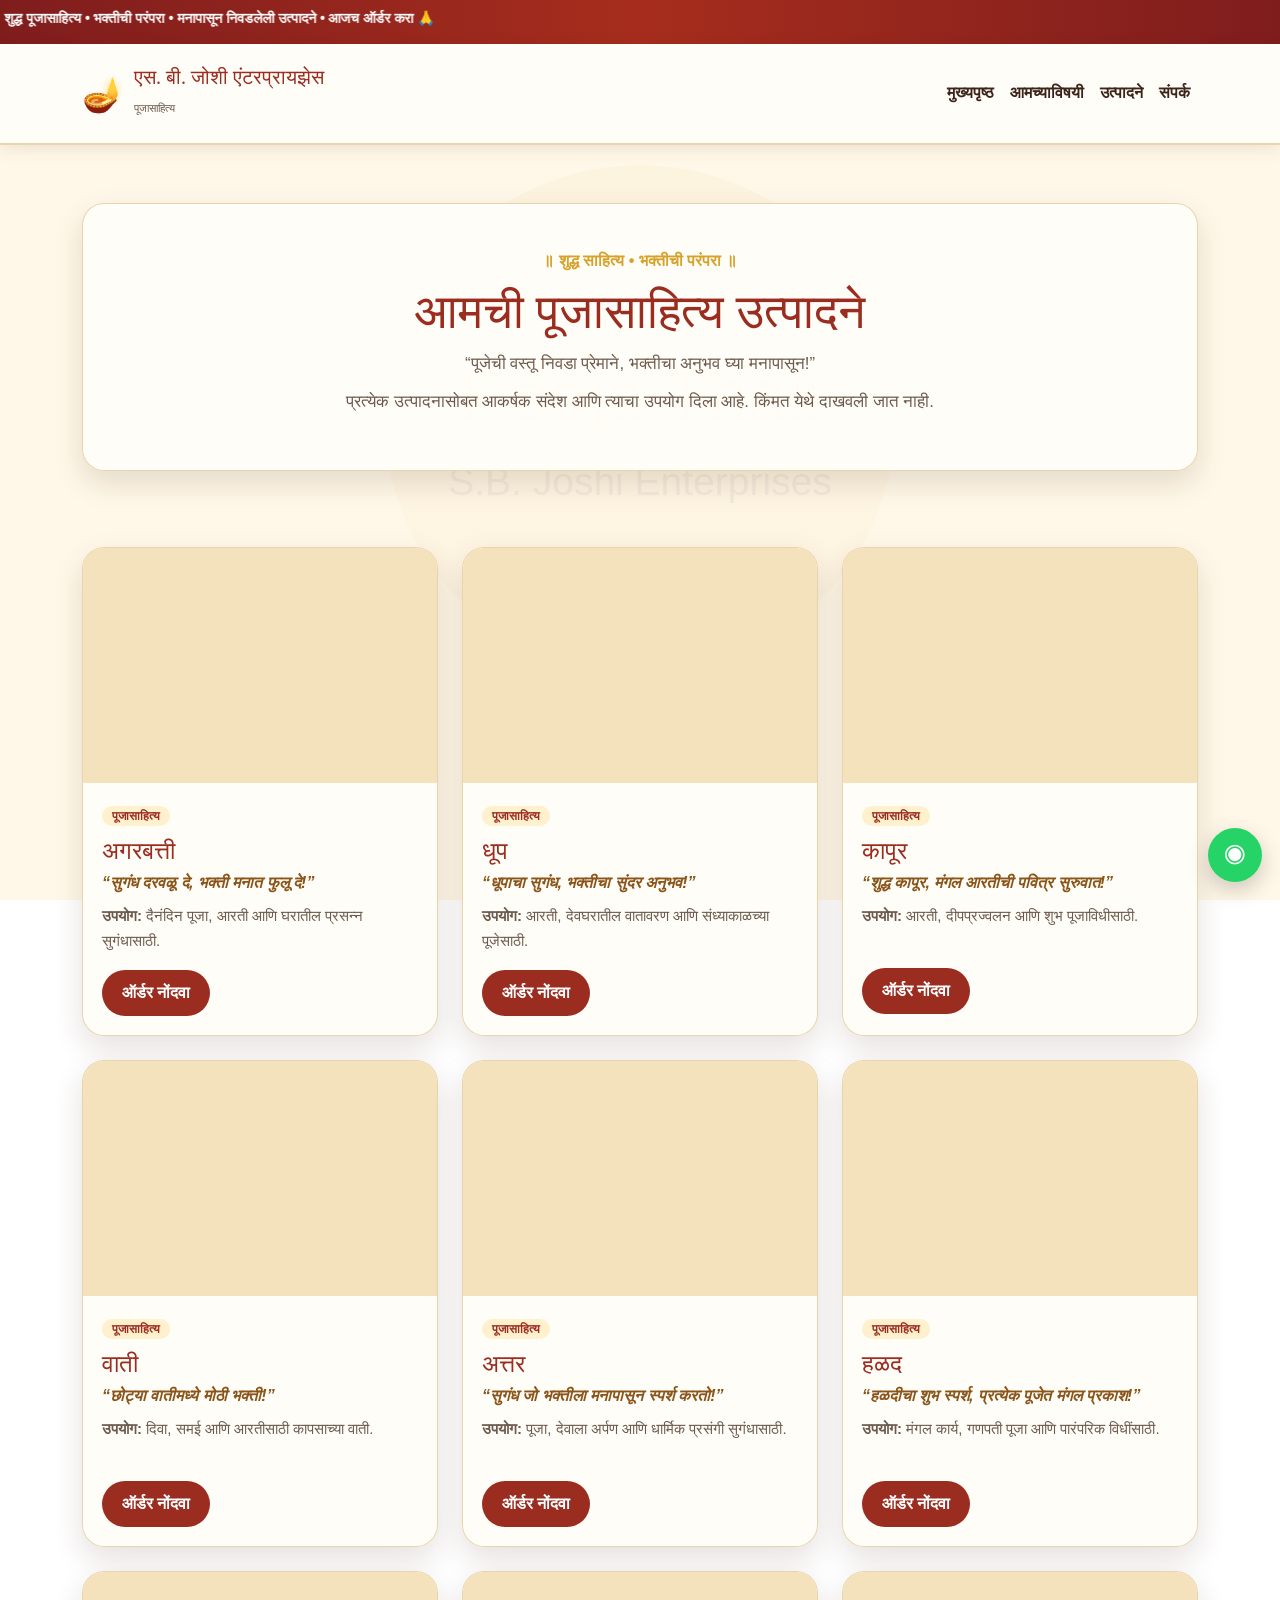
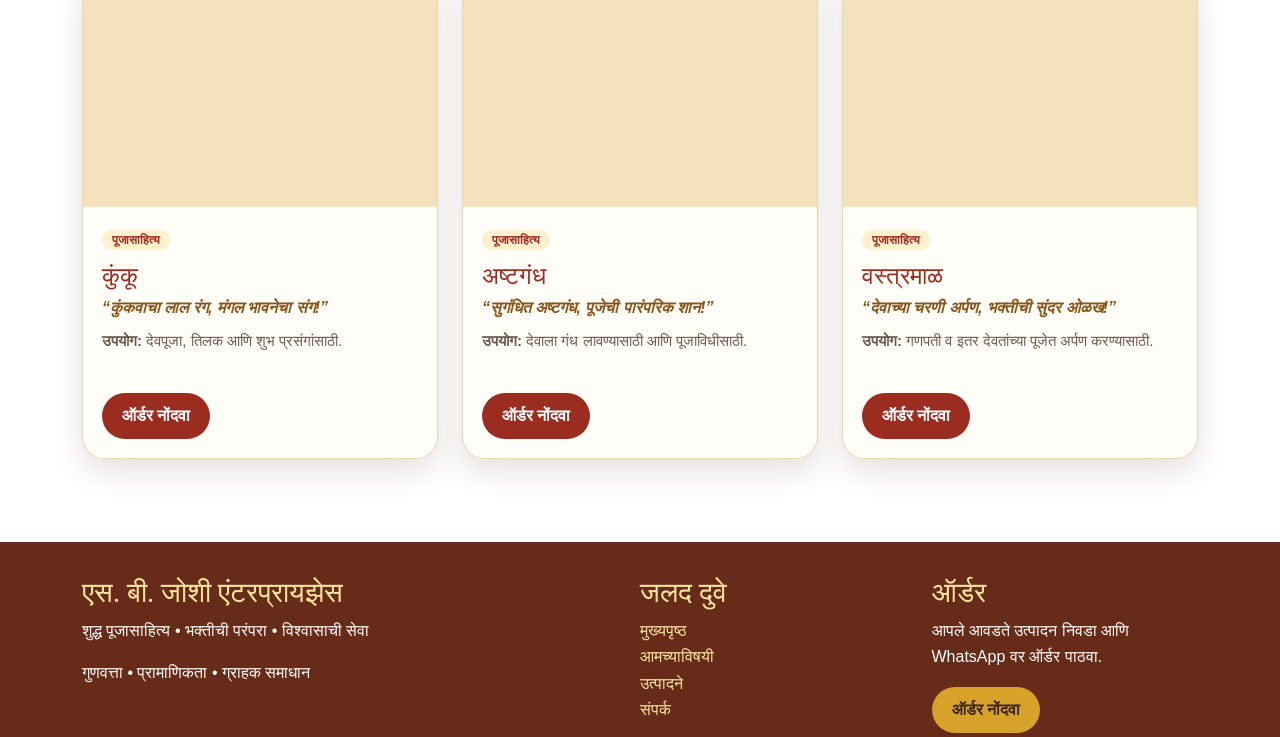
<file: gallery.html>
<!doctype html><html lang="en"><head><meta charset="utf-8"><meta name="viewport" content="width=device-width, initial-scale=1"><meta http-equiv="refresh" content="0;url=products.html"><title>Products | S.B. Joshi Enterprises</title></head><body><p>Opening <a href="products.html">Products</a>…</p></body></html>
</file>
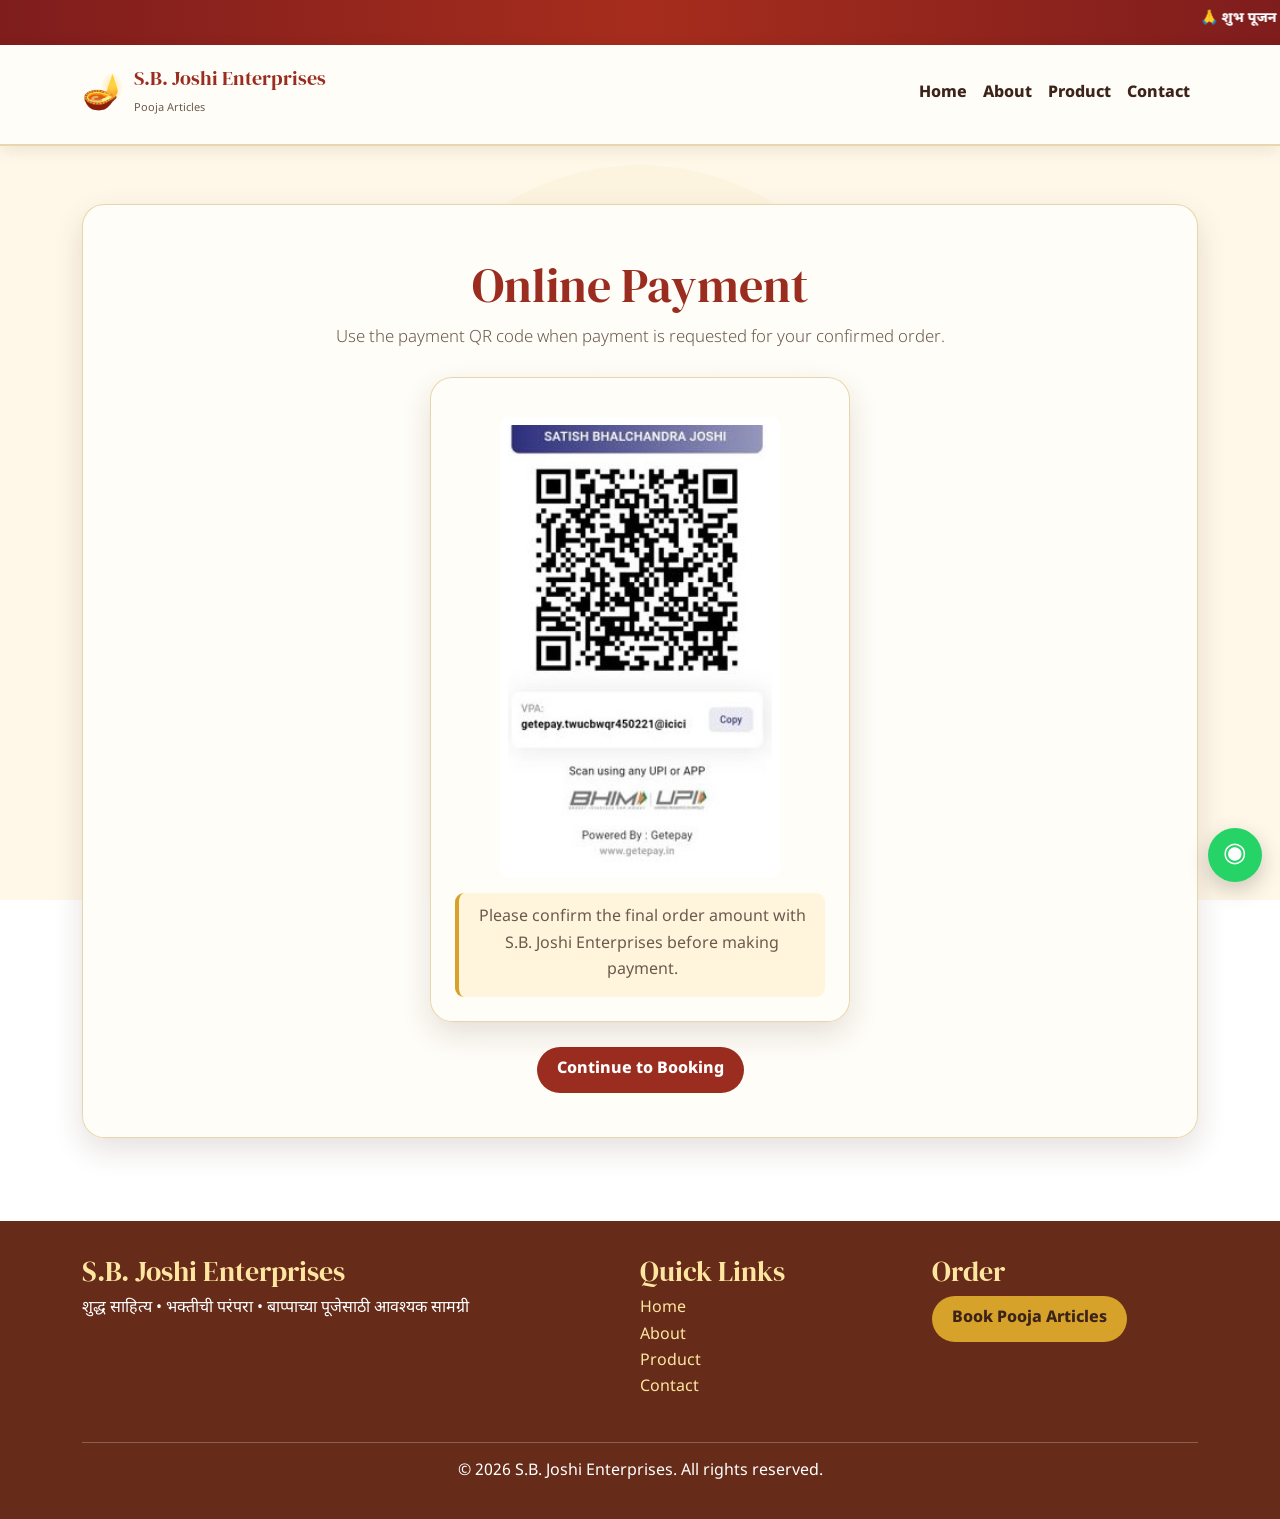
<file: payment.html>
<!doctype html><html lang="en"><head><meta charset="utf-8"><meta name="viewport" content="width=device-width, initial-scale=1"><meta name="description" content="Payment information for S.B. Joshi Enterprises Pooja Articles."><title>Payment | S.B. Joshi Enterprises</title><link href="https://cdn.jsdelivr.net/npm/bootstrap@5.3.3/dist/css/bootstrap.min.css" rel="stylesheet"><script defer src="https://cdn.jsdelivr.net/npm/bootstrap@5.3.3/dist/js/bootstrap.bundle.min.js"></script><link rel="stylesheet" href="./css/style.css"></head><body><div class="site-marquee"><marquee behavior="scroll" direction="left" scrollamount="5">🙏 शुभ पूजन • शुद्ध साहित्य • भक्तीची परंपरा • S.B. Joshi Enterprises • आजच आपल्या पूजेचे साहित्य बुक करा 🙏</marquee></div><nav class="navbar navbar-expand-lg sticky-top"><div class="container py-2"><a class="navbar-brand brand" href="index.html"><span class="brand-icon">🪔</span><span><h1>S.B. Joshi Enterprises</h1><small>Pooja Articles</small></span></a><button class="navbar-toggler" type="button" data-bs-toggle="collapse" data-bs-target="#mainNav" aria-controls="mainNav" aria-expanded="false" aria-label="Toggle navigation"><span class="navbar-toggler-icon"></span></button><div class="collapse navbar-collapse" id="mainNav"><div class="navbar-nav ms-auto align-items-lg-center"><a class="nav-link" href="index.html">Home</a><a class="nav-link" href="about.html">About</a><a class="nav-link" href="products.html">Product</a><a class="nav-link" href="contact.html">Contact</a></div></div></div></nav><main><section class="hero"><div class="container"><div class="hero-card"><h2>Online Payment</h2><p class="lead">Use the payment QR code when payment is requested for your confirmed order.</p><div class="card p-4" style="max-width:420px;margin:25px auto"><img class="qr" src="./images/payment-qr.png" alt="Payment QR code"><p class="note mb-0">Please confirm the final order amount with S.B. Joshi Enterprises before making payment.</p></div><a class="btn btn-brand" href="booking.html">Continue to Booking</a></div></div></section></main><footer><div class="container"><div class="footer-grid"><div><h3>S.B. Joshi Enterprises</h3><p>शुद्ध साहित्य • भक्तीची परंपरा • बाप्पाच्या पूजेसाठी आवश्यक सामग्री</p></div><div><h3>Quick Links</h3><p><a href="index.html">Home</a><br><a href="about.html">About</a><br><a href="products.html">Product</a><br><a href="contact.html">Contact</a></p></div><div><h3>Order</h3><a class="btn btn-gold" href="booking.html">Book Pooja Articles</a></div></div><div class="text-center mt-4 pt-3 border-top border-light border-opacity-25">© 2026 S.B. Joshi Enterprises. All rights reserved.</div></div></footer><a class="whatsapp-float" href="https://wa.me/918856874068" target="_blank" rel="noopener" aria-label="WhatsApp">◉</a><script src="./js/script.js"></script></body></html>
</file>
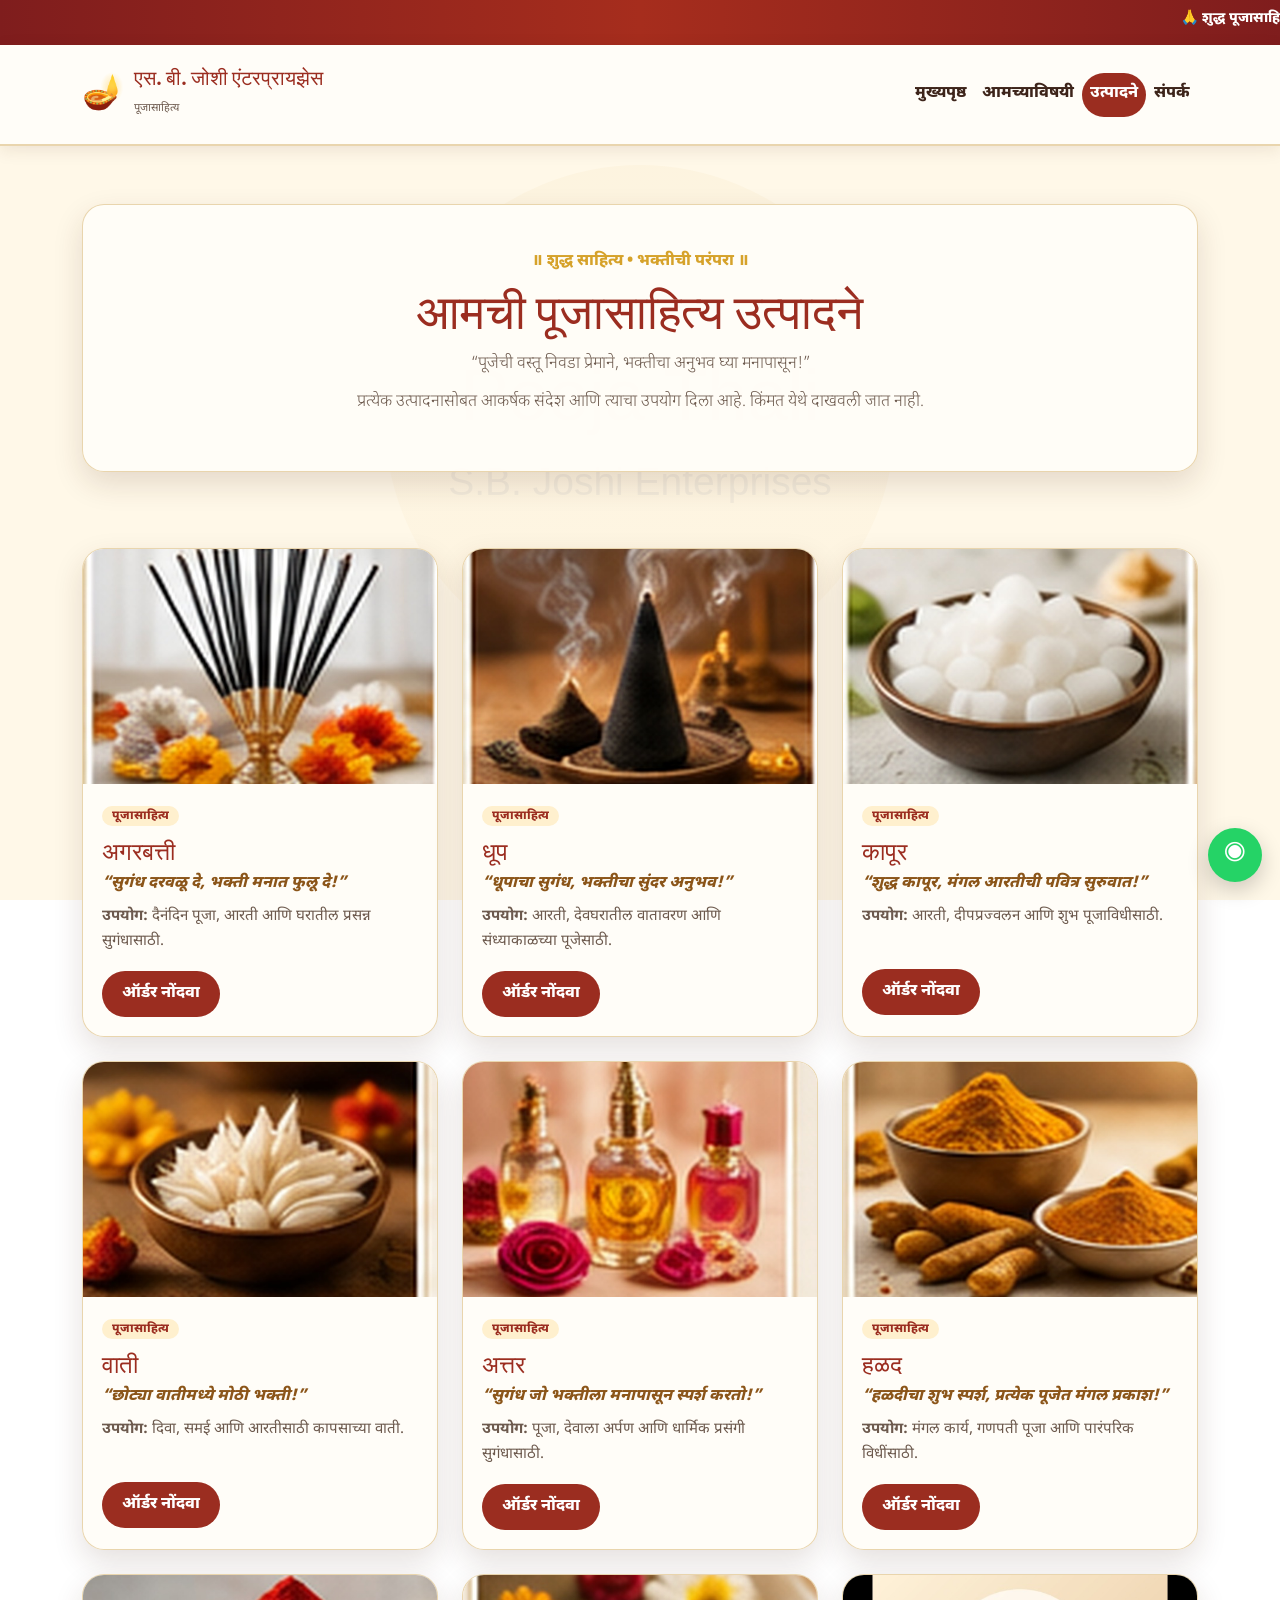
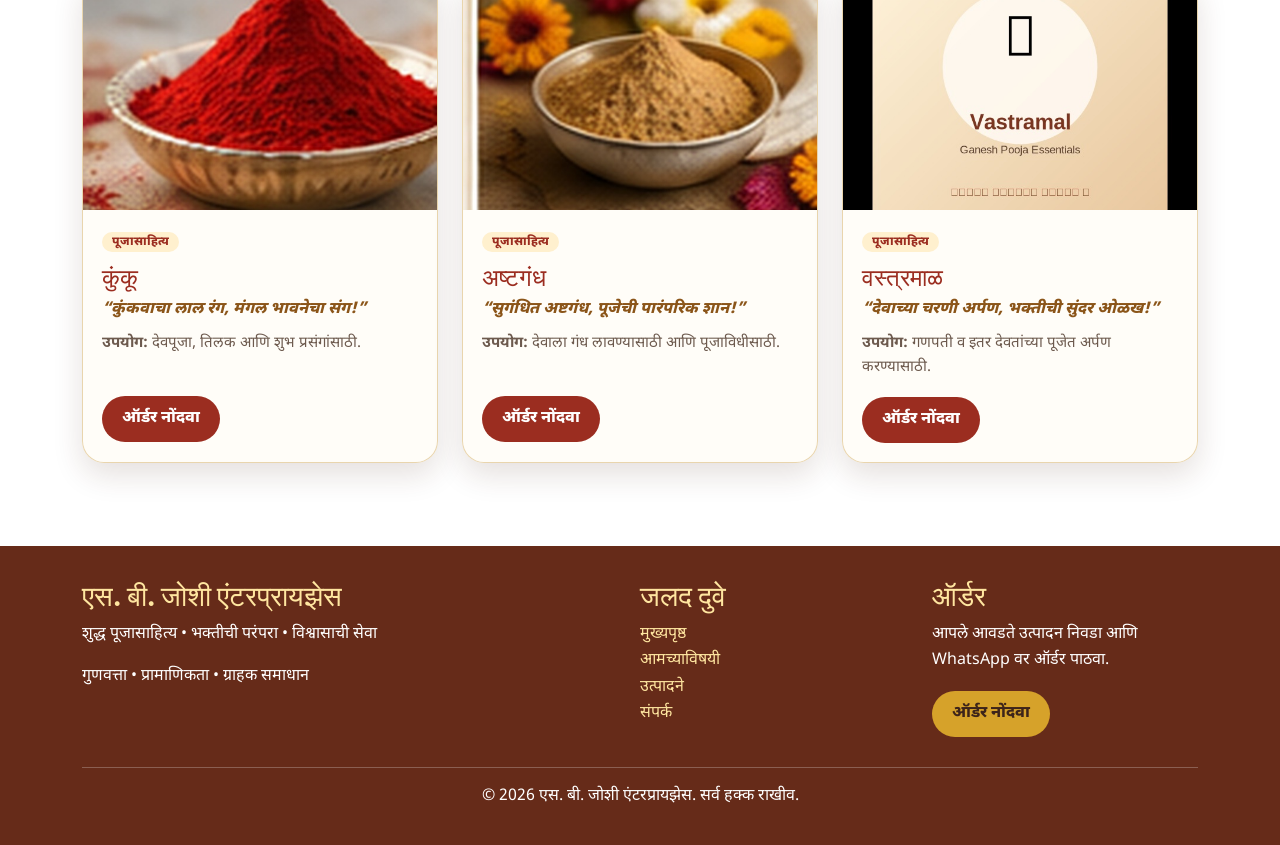
<file: products.html>
<!doctype html><html lang="mr"><head><meta charset="utf-8"><meta name="viewport" content="width=device-width, initial-scale=1"><meta name="description" content="एस. बी. जोशी एंटरप्रायझेसची पूजासाहित्य उत्पादने."><title>उत्पादने | एस. बी. जोशी एंटरप्रायझेस</title><link href="https://cdn.jsdelivr.net/npm/bootstrap@5.3.3/dist/css/bootstrap.min.css" rel="stylesheet"><script defer src="https://cdn.jsdelivr.net/npm/bootstrap@5.3.3/dist/js/bootstrap.bundle.min.js"></script><link rel="stylesheet" href="./css/style.css"></head><body><div class="site-marquee"><marquee behavior="scroll" direction="left" scrollamount="5">🙏 शुद्ध पूजासाहित्य • भक्तीची परंपरा • मनापासून निवडलेली उत्पादने • आजच ऑर्डर करा 🙏</marquee></div><nav class="navbar navbar-expand-lg sticky-top"><div class="container py-2"><a class="navbar-brand brand" href="index.html"><span class="brand-icon">🪔</span><span><h1>एस. बी. जोशी एंटरप्रायझेस</h1><small>पूजासाहित्य</small></span></a><button class="navbar-toggler" type="button" data-bs-toggle="collapse" data-bs-target="#mainNav" aria-controls="mainNav" aria-expanded="false" aria-label="मेनू"><span class="navbar-toggler-icon"></span></button><div class="collapse navbar-collapse" id="mainNav"><div class="navbar-nav ms-auto align-items-lg-center"><a class="nav-link" href="index.html">मुख्यपृष्ठ</a><a class="nav-link" href="about.html">आमच्याविषयी</a><a class="nav-link" href="products.html">उत्पादने</a><a class="nav-link" href="contact.html">संपर्क</a></div></div></div></nav><main><section class="hero"><div class="container"><div class="hero-card"><div class="sanskrit">॥ शुद्ध साहित्य • भक्तीची परंपरा ॥</div><h2>आमची पूजासाहित्य उत्पादने</h2><p class="lead">“पूजेची वस्तू निवडा प्रेमाने, भक्तीचा अनुभव घ्या मनापासून!”</p><p class="lead">प्रत्येक उत्पादनासोबत आकर्षक संदेश आणि त्याचा उपयोग दिला आहे. किंमत येथे दाखवली जात नाही.</p></div></div></section><section><div class="container"><div class="row row-cols-1 row-cols-md-2 row-cols-lg-3 g-4"><div class="col"><div class="card product-card"><img class="product-img" src="./images/agarbatti.jpg" alt="अगरबत्ती" loading="lazy"><div class="product-body"><span class="badge">पूजासाहित्य</span><h3>अगरबत्ती</h3><p class="slogan">“सुगंध दरवळू दे, भक्ती मनात फुलू दे!”</p><p class="use"><strong>उपयोग:</strong> दैनंदिन पूजा, आरती आणि घरातील प्रसन्न सुगंधासाठी.</p><a class="btn btn-brand" href="booking.html?product=Agarbatti">ऑर्डर नोंदवा</a></div></div></div><div class="col"><div class="card product-card"><img class="product-img" src="./images/dhup.jpg" alt="धूप" loading="lazy"><div class="product-body"><span class="badge">पूजासाहित्य</span><h3>धूप</h3><p class="slogan">“धूपाचा सुगंध, भक्तीचा सुंदर अनुभव!”</p><p class="use"><strong>उपयोग:</strong> आरती, देवघरातील वातावरण आणि संध्याकाळच्या पूजेसाठी.</p><a class="btn btn-brand" href="booking.html?product=Dhup">ऑर्डर नोंदवा</a></div></div></div><div class="col"><div class="card product-card"><img class="product-img" src="./images/kapoor.jpg" alt="कापूर" loading="lazy"><div class="product-body"><span class="badge">पूजासाहित्य</span><h3>कापूर</h3><p class="slogan">“शुद्ध कापूर, मंगल आरतीची पवित्र सुरुवात!”</p><p class="use"><strong>उपयोग:</strong> आरती, दीपप्रज्वलन आणि शुभ पूजाविधीसाठी.</p><a class="btn btn-brand" href="booking.html?product=Kapoor">ऑर्डर नोंदवा</a></div></div></div><div class="col"><div class="card product-card"><img class="product-img" src="./images/wati.jpg" alt="वाती" loading="lazy"><div class="product-body"><span class="badge">पूजासाहित्य</span><h3>वाती</h3><p class="slogan">“छोट्या वातीमध्ये मोठी भक्ती!”</p><p class="use"><strong>उपयोग:</strong> दिवा, समई आणि आरतीसाठी कापसाच्या वाती.</p><a class="btn btn-brand" href="booking.html?product=Wati">ऑर्डर नोंदवा</a></div></div></div><div class="col"><div class="card product-card"><img class="product-img" src="./images/attar.jpg" alt="अत्तर" loading="lazy"><div class="product-body"><span class="badge">पूजासाहित्य</span><h3>अत्तर</h3><p class="slogan">“सुगंध जो भक्तीला मनापासून स्पर्श करतो!”</p><p class="use"><strong>उपयोग:</strong> पूजा, देवाला अर्पण आणि धार्मिक प्रसंगी सुगंधासाठी.</p><a class="btn btn-brand" href="booking.html?product=Attar">ऑर्डर नोंदवा</a></div></div></div><div class="col"><div class="card product-card"><img class="product-img" src="./images/halad.jpg" alt="हळद" loading="lazy"><div class="product-body"><span class="badge">पूजासाहित्य</span><h3>हळद</h3><p class="slogan">“हळदीचा शुभ स्पर्श, प्रत्येक पूजेत मंगल प्रकाश!”</p><p class="use"><strong>उपयोग:</strong> मंगल कार्य, गणपती पूजा आणि पारंपरिक विधींसाठी.</p><a class="btn btn-brand" href="booking.html?product=Halad">ऑर्डर नोंदवा</a></div></div></div><div class="col"><div class="card product-card"><img class="product-img" src="./images/kunku.jpg" alt="कुंकू" loading="lazy"><div class="product-body"><span class="badge">पूजासाहित्य</span><h3>कुंकू</h3><p class="slogan">“कुंकवाचा लाल रंग, मंगल भावनेचा संग!”</p><p class="use"><strong>उपयोग:</strong> देवपूजा, तिलक आणि शुभ प्रसंगांसाठी.</p><a class="btn btn-brand" href="booking.html?product=Kunku">ऑर्डर नोंदवा</a></div></div></div><div class="col"><div class="card product-card"><img class="product-img" src="./images/ashtgandh.jpg" alt="अष्टगंध" loading="lazy"><div class="product-body"><span class="badge">पूजासाहित्य</span><h3>अष्टगंध</h3><p class="slogan">“सुगंधित अष्टगंध, पूजेची पारंपरिक शान!”</p><p class="use"><strong>उपयोग:</strong> देवाला गंध लावण्यासाठी आणि पूजाविधीसाठी.</p><a class="btn btn-brand" href="booking.html?product=Ashtgandha">ऑर्डर नोंदवा</a></div></div></div><div class="col"><div class="card product-card"><img class="product-img" src="./images/vastramal.jpg" alt="वस्त्रमाळ" loading="lazy"><div class="product-body"><span class="badge">पूजासाहित्य</span><h3>वस्त्रमाळ</h3><p class="slogan">“देवाच्या चरणी अर्पण, भक्तीची सुंदर ओळख!”</p><p class="use"><strong>उपयोग:</strong> गणपती व इतर देवतांच्या पूजेत अर्पण करण्यासाठी.</p><a class="btn btn-brand" href="booking.html?product=Vastramal">ऑर्डर नोंदवा</a></div></div></div></div></div></section></main><footer><div class="container"><div class="footer-grid"><div><h3>एस. बी. जोशी एंटरप्रायझेस</h3><p>शुद्ध पूजासाहित्य • भक्तीची परंपरा • विश्वासाची सेवा</p><p class="mb-0">गुणवत्ता • प्रामाणिकता • ग्राहक समाधान</p></div><div><h3>जलद दुवे</h3><p><a href="index.html">मुख्यपृष्ठ</a><br><a href="about.html">आमच्याविषयी</a><br><a href="products.html">उत्पादने</a><br><a href="contact.html">संपर्क</a></p></div><div><h3>ऑर्डर</h3><p>आपले आवडते उत्पादन निवडा आणि WhatsApp वर ऑर्डर पाठवा.</p><a class="btn btn-gold" href="booking.html">ऑर्डर नोंदवा</a></div></div><div class="text-center mt-4 pt-3 border-top border-light border-opacity-25">© 2026 एस. बी. जोशी एंटरप्रायझेस. सर्व हक्क राखीव.</div></div></footer><a class="whatsapp-float" href="https://wa.me/918856874068" target="_blank" rel="noopener" aria-label="WhatsApp">◉</a><script src="./js/script.js"></script></body></html>
</file>
<file: css/style.css>
@import url("https://fonts.googleapis.com/css2?family=DM+Serif+Display&family=Noto+Sans+Devanagari:wght@400;600;700;800&display=swap");
:root{--accent:#9b2d20;--accent2:#c77718;--gold:#d6a22a;--ink:#3d241a;--muted:#6d5a4e;--cream:#fff8e8;--white:#fffdf8}
*{box-sizing:border-box}html{scroll-behavior:smooth}body{margin:0;color:var(--ink);font-family:"Noto Sans Devanagari",Arial,sans-serif;line-height:1.65;background:linear-gradient(rgba(255,248,232,.88),rgba(255,248,232,.94)),url('../images/pooja-thali.svg') center/cover fixed;background-attachment:fixed}a{text-decoration:none;color:inherit}.site-marquee{background:linear-gradient(90deg,#7f1d1d,#a62d1d,#7f1d1d);color:#fff;font-weight:800;padding:7px 0;font-size:14px}.site-marquee marquee{width:100%}.navbar{background:rgba(255,253,248,.97)!important;border-bottom:2px solid rgba(192,138,36,.35);box-shadow:0 4px 16px rgba(74,35,20,.10)}.brand{display:flex;align-items:center;gap:10px}.brand-icon{font-size:34px}.brand h1{font-family:"DM Serif Display",serif;font-size:20px;margin:0;color:var(--accent)}.brand small{font-size:11px;color:var(--muted)}.navbar .nav-link{font-weight:800;color:var(--ink);border-radius:22px;padding:.55rem .9rem}.navbar .nav-link:hover,.navbar .nav-link.active{background:var(--accent);color:#fff}.hero{padding:58px 0 38px}.hero-card,.card,form{background:rgba(255,253,248,.95);border:1px solid rgba(192,138,36,.35);border-radius:22px;box-shadow:0 12px 30px rgba(74,35,20,.14)}.hero-card{padding:44px 24px;text-align:center}.sanskrit{color:var(--gold);font-weight:800}.hero h2,.section-title h2{font-family:"DM Serif Display",serif;color:var(--accent);font-size:clamp(30px,5vw,48px);margin:8px 0}.lead{max-width:820px;margin:10px auto;color:var(--muted);font-size:1.05rem}.section-title{text-align:center;margin-bottom:28px}.section-title h2{font-size:clamp(28px,4vw,40px)}section{padding:38px 0}.product-card{height:100%;overflow:hidden;padding:0;transition:transform .2s ease,box-shadow .2s ease}.product-card:hover{transform:translateY(-5px);box-shadow:0 16px 34px rgba(74,35,20,.18)}.product-img{width:100%;height:235px;object-fit:cover;display:block;background:#f3e2bc}.product-body{padding:19px}.product-body h3{font-family:"DM Serif Display",serif;color:var(--accent);font-size:24px;margin:9px 0 4px}.badge{display:inline-block;background:#fff0ce;color:var(--accent);padding:4px 10px;border-radius:20px;font-size:12px;font-weight:800}.price{font-size:22px;font-weight:900;color:var(--accent);margin:10px 0}.slogan{color:#8b5519;font-weight:800;font-style:italic;margin:.2rem 0 .5rem}.use{color:var(--muted);font-size:.94rem;min-height:3.2em}.btn-brand{background:var(--accent);color:#fff;border:0;border-radius:24px;padding:11px 20px;font-weight:800}.btn-brand:hover{background:#7f2118;color:#fff}.btn-gold{background:var(--gold);color:#3d241a;border:0;border-radius:24px;padding:11px 20px;font-weight:800}.about-copy{font-size:1.05rem;color:var(--muted)}.form-wrap{max-width:900px;margin:auto}form{padding:28px}.field{display:flex;flex-direction:column;gap:6px}.field label{font-weight:800;font-size:14px}input,select,textarea{width:100%;padding:12px;border:1px solid #d8c3a2;border-radius:10px;background:#fffdf9;font:inherit}textarea{min-height:100px;resize:vertical}.product-row{display:grid;grid-template-columns:1.2fr .7fr .7fr auto;gap:10px;align-items:end;margin-bottom:12px}.remove-product{border:0;border-radius:10px;padding:11px;background:#f2d7cf;color:var(--accent);cursor:pointer}.note{background:#fff5dc;border-left:4px solid var(--gold);padding:12px 15px;border-radius:9px;color:var(--muted)}footer{margin-top:45px;background:rgba(99,39,21,.98);color:#fff;padding:34px 0}.footer-grid{display:grid;grid-template-columns:2fr 1fr 1fr;gap:25px}footer h3{color:#ffe6a0;font-family:"DM Serif Display",serif}footer a{color:#ffe6a0}.qr{width:min(280px,80%);display:block;margin:15px auto;background:#fff;padding:8px;border-radius:10px}.whatsapp-float{position:fixed;right:18px;bottom:18px;width:54px;height:54px;border-radius:50%;display:flex;align-items:center;justify-content:center;background:#25d366;color:#fff;font-size:27px;box-shadow:0 8px 22px #0003;z-index:1040}.whatsapp-float:hover{color:#fff;transform:scale(1.05)}.feature-icon{font-size:34px}.home-product-grid{display:grid;grid-template-columns:repeat(4,1fr);gap:18px}.home-product-grid .product-img{height:190px}.home-product-grid .product-body{padding:15px}.home-product-grid .product-body h3{font-size:20px}.home-product-grid .use{min-height:0}.home-product-grid .slogan{font-size:.9rem}
@media(max-width:991.98px){.home-product-grid{grid-template-columns:repeat(2,1fr)}.product-row{grid-template-columns:1fr 1fr}.remove-product{grid-column:1/-1}.footer-grid{grid-template-columns:1fr 1fr}}
@media(max-width:575.98px){body{background-attachment:scroll}.hero{padding-top:30px}.hero-card{padding:32px 16px}.home-product-grid{grid-template-columns:1fr}.product-img{height:220px}.product-row{grid-template-columns:1fr}.footer-grid{grid-template-columns:1fr}.site-marquee{font-size:12px}.navbar .nav-link{padding:.65rem .8rem}}
</file>
